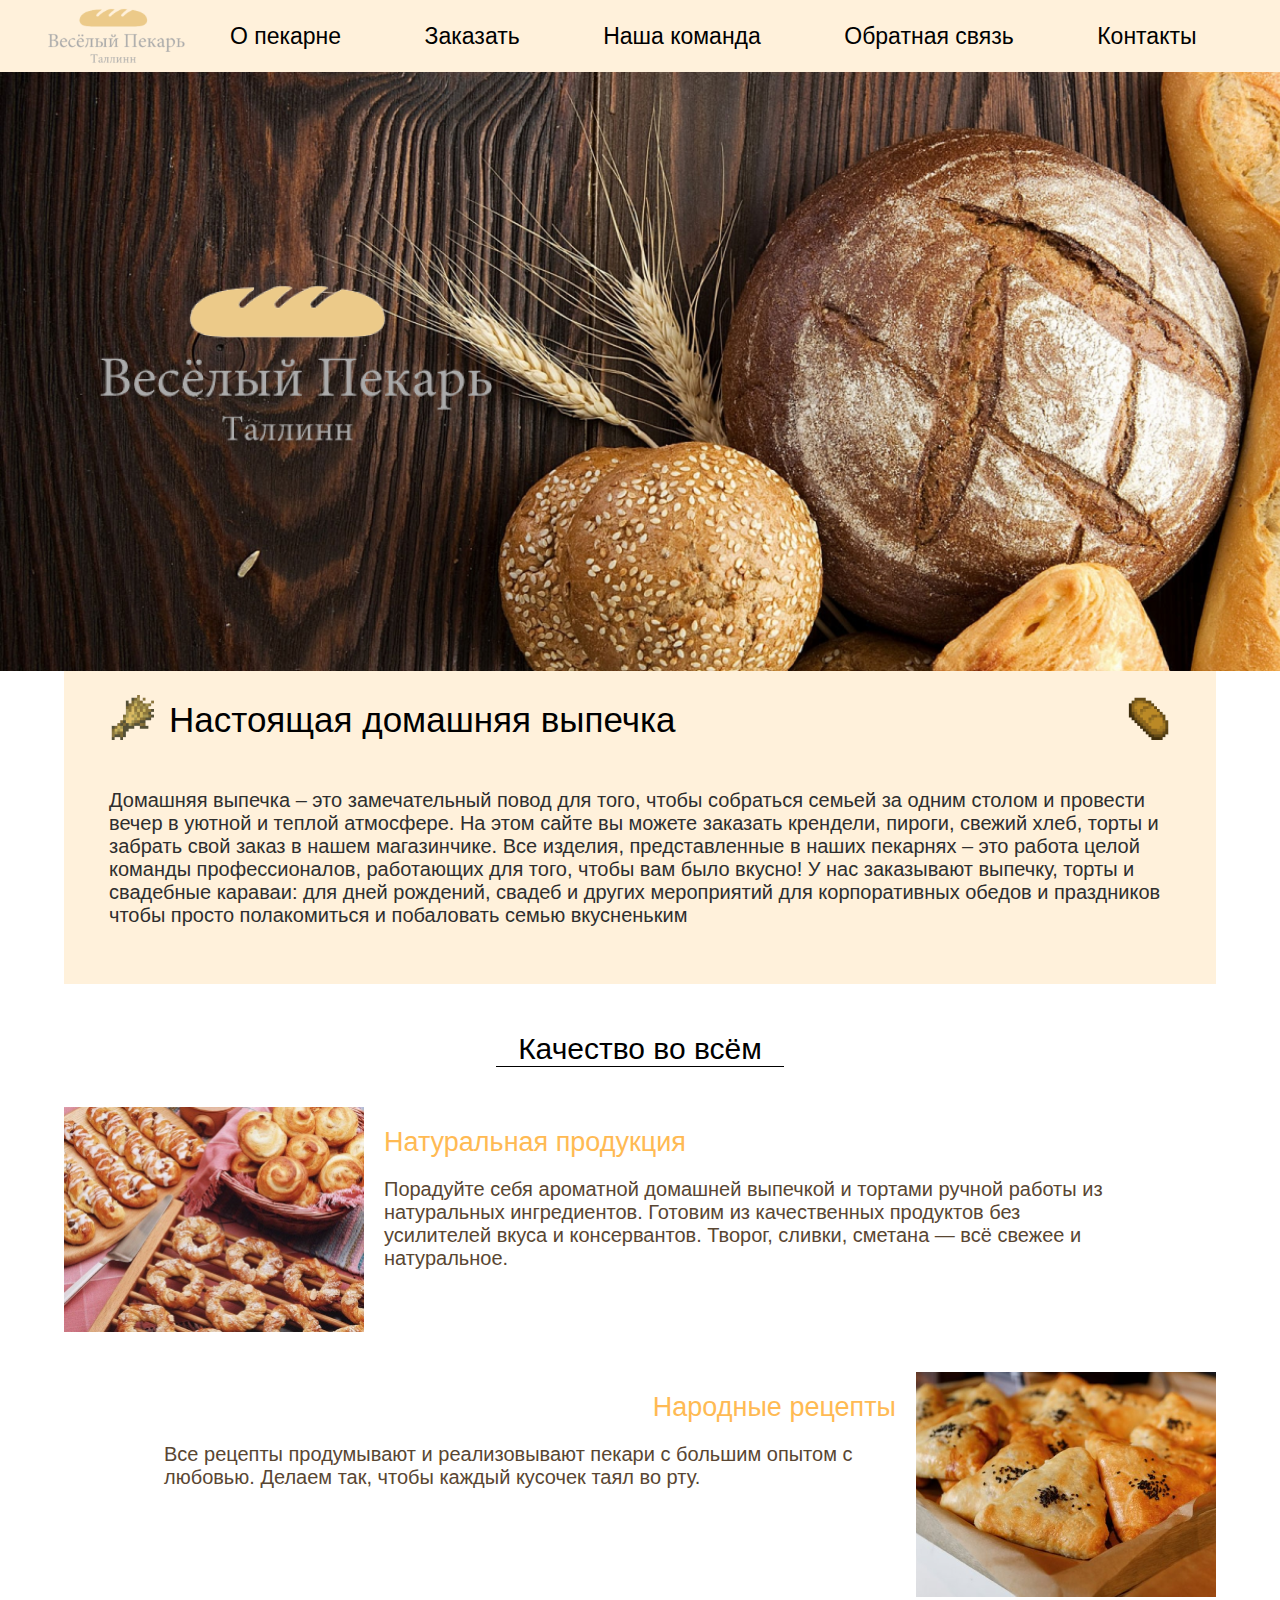
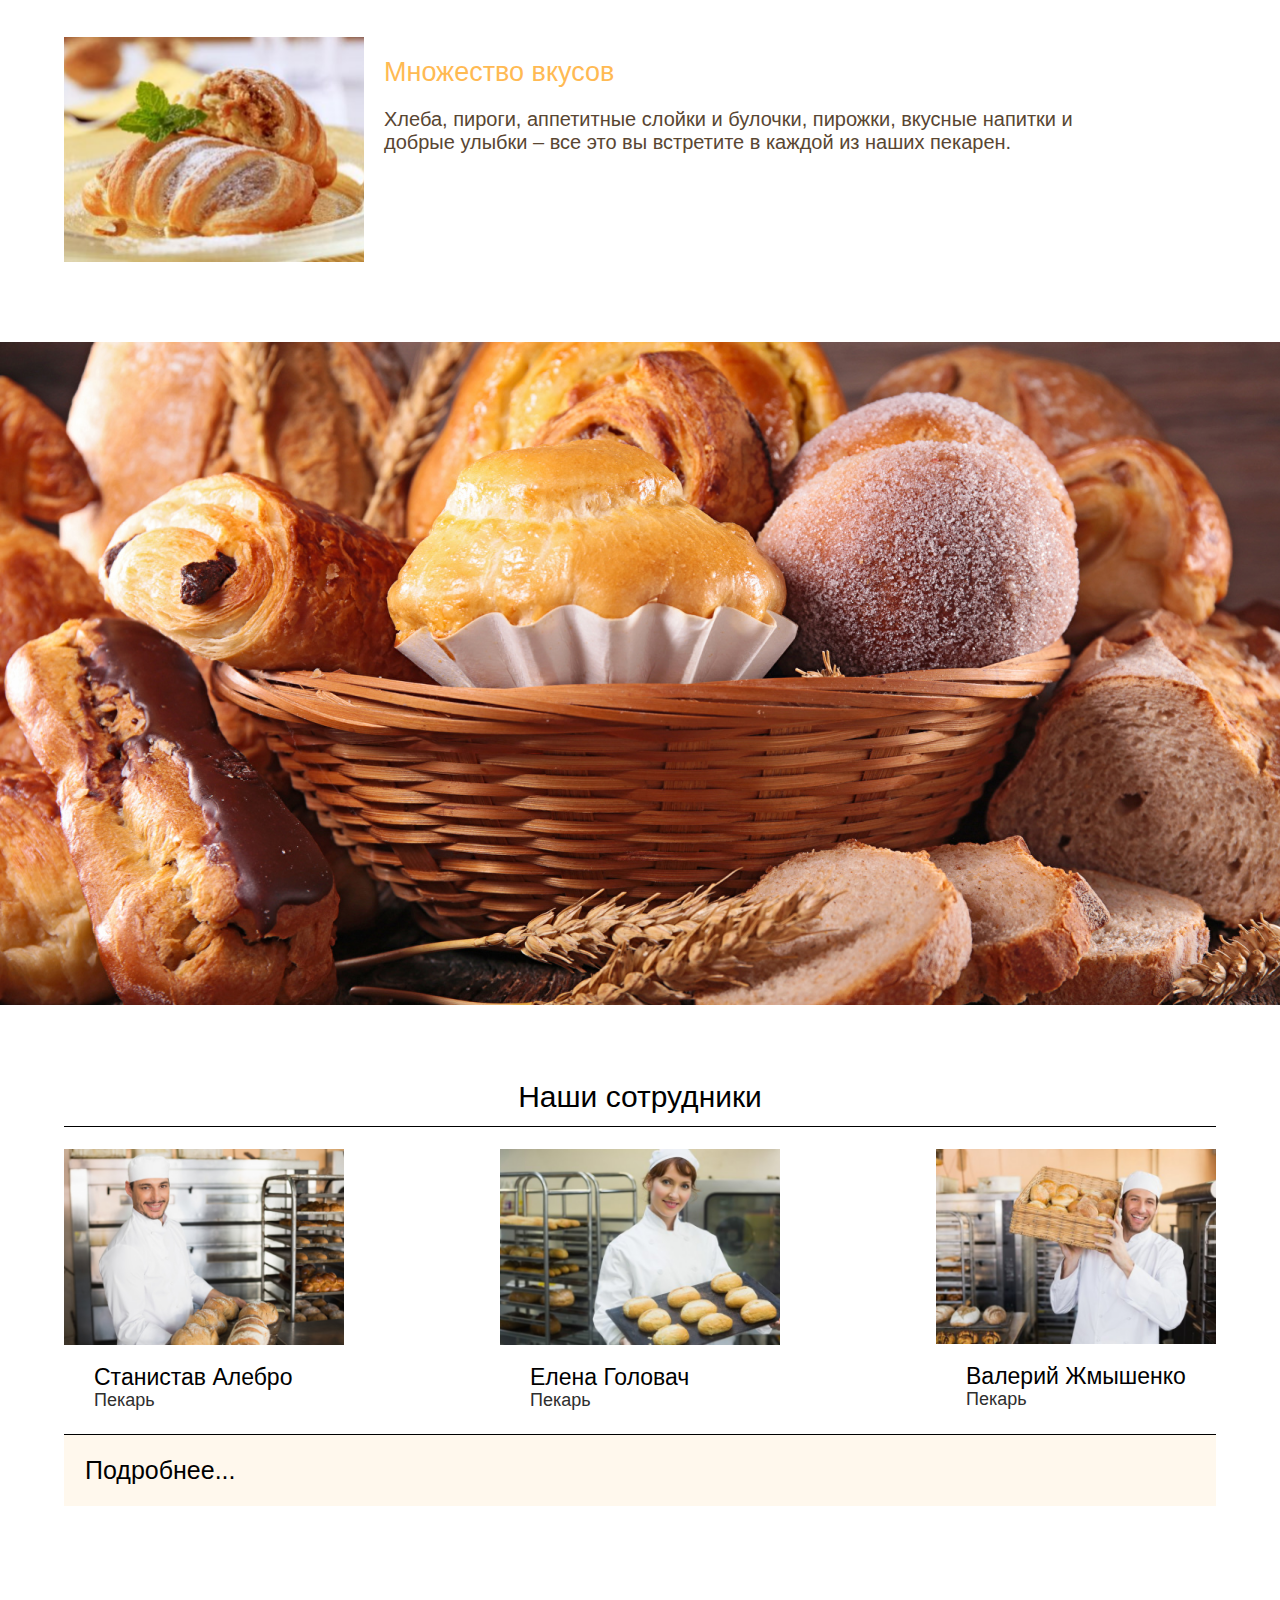
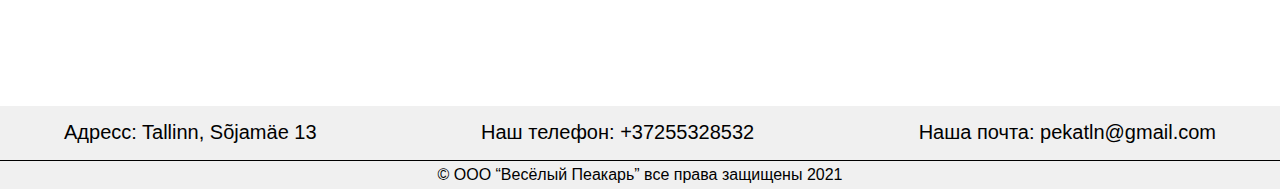
<file: index.html>
<!DOCTYPE html>
<html lang="en">
<head>
    <meta charset="UTF-8">
    <meta name="viewport" content="width=device-width, initial-scale=1.0">
    <link rel="stylesheet" href="./style/index.css">
    <title>Весёлый пекарь</title>
</head>
<body>
    <div class="wrapper">
        <header>
            <nav>
                <img src="./img/page2/logo.png" alt="" class="logo">
                <a href="./index.html"><span class="link">О пекарне</span></a>
                <a href="./products.html"><span class="link">Заказать</span></a>
                <a href="./komanda.html"><span class="link">Наша команда</span></a>
                <a href="./feedback.html"><span class="link">Обратная связь</span></a>
                <a href="./contacts.html"><span class="link">Контакты</span></a>
            </nav>
            <img src="./img/page1/logo.png" alt="" class="logoM">
        </header>
        <main>
            <div class="advanteg m200">
                <div class="advanteg-title">
                    <div class="aaa">
                        <img src="./img/page1/wheat.png" alt="" class="iconWheat">
                        <h1>Настоящая домашняя выпечка</h1>
                    </div>
                    <img src="./img/page1/bread.png" alt="" class="iconBread">
                </div>
                <div class="advanteg-content">
                    <p>Домашняя выпечка – это замечательный повод для того, чтобы собраться семьей за одним столом и провести вечер в уютной и теплой атмосфере. На этом сайте вы можете заказать крендели, пироги, свежий хлеб, торты и забрать свой заказ в нашем магазинчике. Все изделия, представленные в наших пекарнях – это работа целой команды профессионалов, работающих для того, чтобы вам было вкусно! У нас заказывают выпечку, торты и свадебные караваи: для дней рождений, свадеб и других мероприятий для корпоративных обедов и праздников чтобы просто полакомиться и побаловать семью вкусненьким </p>

                </div>
            </div>

            <div class="quality m200">
                <div class="quality-title">
                    <h2>Качество во всём</h2>
                </div>
                <div class="quality-content">
                    <div class="quality-block-right">
                        <img src="./img/page1/quality1.png" alt="">
                        <div class="content">
                            <span class="title">Натуральная продукция</span>
                            <span class="desc">Порадуйте себя ароматной домашней выпечкой и тортами ручной работы из натуральных ингредиентов. Готовим из качественных продуктов без усилителей вкуса и консервантов. Творог, сливки, сметана — всё свежее и натуральное.
                            </span>
                        </div>
                    </div>
                    <div class="quality-block-left">
                        <img src="./img/page1/quality2.png" alt="">
                        <div class="content">
                            <span class="title">Народные рецепты</span>
                            <span class="desc">
                                Все рецепты продумывают и реализовывают пекари с большим опытом с любовью. Делаем так, чтобы каждый кусочек таял во рту. 
                                </span>
                        </div>
                    </div>
                    <div class="quality-block-right">
                        <img src="./img/page1/quality3.png" alt="">
                        <div class="content">
                            <span class="title">Множество вкусов</span>
                            <span class="desc">Хлеба, пироги, аппетитные слойки и булочки, пирожки, вкусные напитки и добрые улыбки – все это вы встретите в каждой из наших пекарен.</span>
                        </div>
                    </div>
                </div>
            </div>

            <div class="bgIMG1"></div>

            <div class="staff m200">
                <h2>Наши сотрудники</h2>
                <div class="staff-content">
                    <div class="staff-block">
                        <img src="./img/page1/staff1.png" alt="">
                        <div class="staff-block-info">
                            <span class="name">Станистав Алебро</span>
                            <span class="position">Пекарь</span>
                        </div>
                    </div>
                    <div class="staff-block">
                        <img src="./img/page1/staff2.png" alt="">
                        <div class="staff-block-info">
                            <span class="name">Елена Головач</span>
                            <span class="position">Пекарь</span>
                        </div>
                    </div>
                    <div class="staff-block">
                        <img src="./img/page1/staff3.png" alt="">
                        <div class="staff-block-info">
                            <span class="name">Валерий Жмышенко</span>
                            <span class="position">Пекарь</span>
                        </div>
                    </div>
                    
                </div>
                <div class="vl1"></div>
                <div class="moredetails">
                    <a href="./komanda.html"><span>Подробнее...</span></a>
                </div>
            </div>
        </main>

        <footer>
            <div class="contact p200">
                <span>Адресc: Tallinn, Sõjamäe 13</span>
                <span>Наш телефон: +37255328532</span>
                <span>Наша почта: pekatln@gmail.com</span>
            </div>
            <div class="vl1"></div>
            <span class="lic">© ООО “Весёлый Пеакарь” все права защищены 2021</span>
        </footer>
    </div>
</body>
</html>
</file>
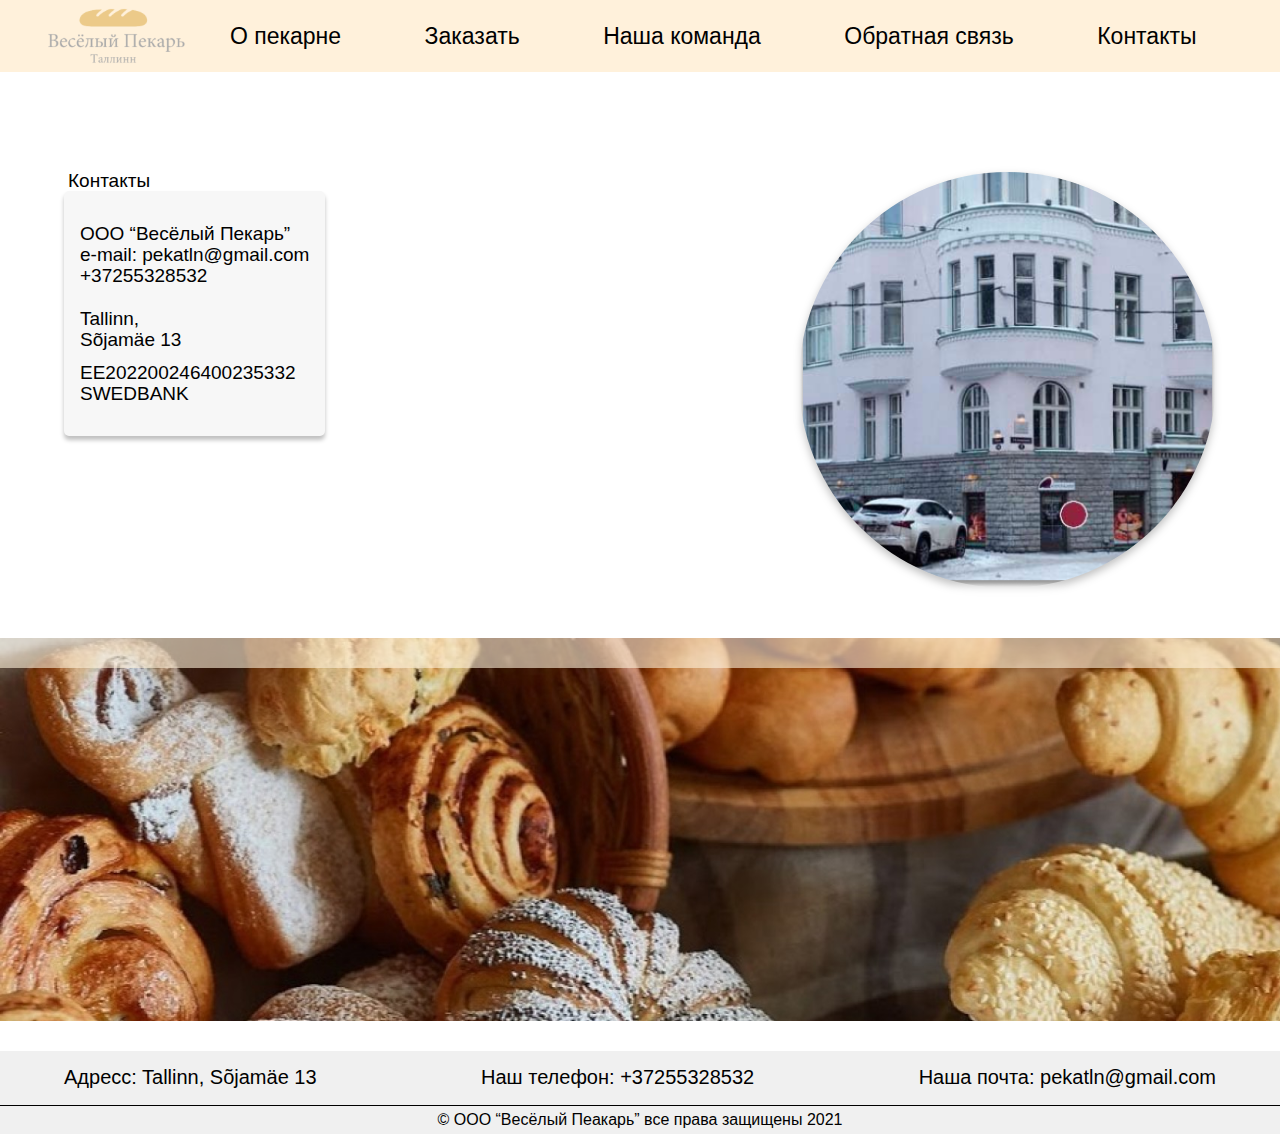
<file: contacts.html>
<!DOCTYPE html>
<html lang="en">
<head>
    <meta charset="UTF-8">
    <meta name="viewport" content="width=device-width, initial-scale=1.0">
    <link rel="stylesheet" href="./style/index.css">
    <link rel="stylesheet" href="./style/contacts.css">
    <title>Контакты</title>
</head>
<body>
    <div class="wrapper">
        <header>
			<nav>
                <img src="./img/page2/logo.png" alt="" class="logo">
                <a href="./index.html"><span class="link">О пекарне</span></a>
                <a href="./products.html"><span class="link">Заказать</span></a>
                <a href="./komanda.html"><span class="link">Наша команда</span></a>
                <a href="./feedback.html"><span class="link">Обратная связь</span></a>
                <a href="#"><span class="link">Контакты</span></a>
            </nav>
        </header>
        
        <main>
            <div class="contact">

                <div class="contact-content p200">
                    <div class="addres">
                        <span class="title">Контакты</span>
                        <div class="addres-content">
                            <div class="info1">
                                <span>ООО “Весёлый Пекарь”</span>
                                <span>e-mail: pekatln@gmail.com</span>
                                <span>+37255328532</span>
                            </div>
                            <div class="info2">
                                <span>Tallinn, </span>
                                <span>Sõjamäe 13</span>
                            </div>
                            <div class="info3">
                                <span>EE202200246400235332</span>
                                <span>SWEDBANK</span>
                            </div>
                        </div>
                    </div>

                    <img src="./img/page5/town.png" alt="" class="towm-img">
                </div>
            </div>

            <div class="curuasuan">
                <div class="yellowline">

                </div>
            </div>
        </main>

        <footer>
            <div class="contact p200">
                <span>Адресc: Tallinn, Sõjamäe 13</span>
                <span>Наш телефон: +37255328532</span>
                <span>Наша почта: pekatln@gmail.com</span>
            </div>
            <div class="vl1"></div>
            <span class="lic">© ООО “Весёлый Пеакарь” все права защищены 2021</span>
        </footer>
    </div>
</body>
</html>
</file>
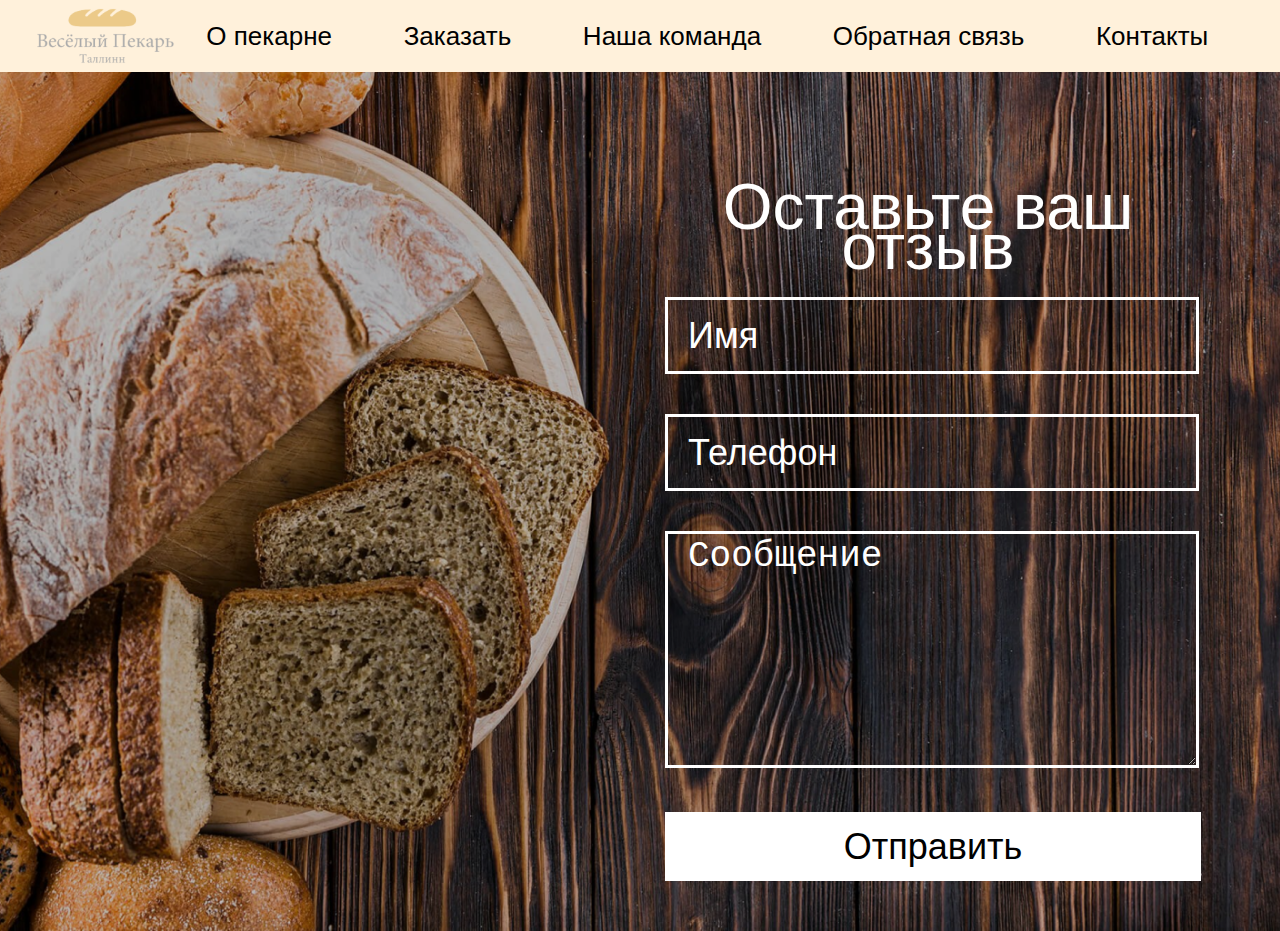
<file: feedback.html>
<!DOCTYPE html>
<html lang="en">
<head>
    <meta charset="UTF-8">
    <meta name="viewport" content="width=device-width, initial-scale=1.0">
    <title>Обратная связь</title>
    <link rel="stylesheet" href="./style/index.css">
    <link rel="stylesheet" href="./style/feedback.css">
</head>
<body>
    <div class="wrapper">
        <main>
            <header>
                <nav>
                    <img src="./img/page2/logo.png" alt="" class="logo">
                    <a href="./index.html"><span class="link">О пекарне</span></a>
                    <a href="./products.html"><span class="link">Заказать</span></a>
                    <a href="./komanda.html"><span class="link">Наша команда</span></a>
                    <a href="#"><span class="link">Обратная связь</span></a>
                    <a href="./contacts.html"><span class="link">Контакты</span></a>
                </nav>
            </header>
            
            <div class="content p200">
                <h1>Оставьте ваш отзыв</h1>
                <form>
                    <input type="text" name="" id="" placeholder="Имя">
                    <input type="text" name="" id="" placeholder="Телефон">
                    <textarea name="" id="" cols="30" rows="10" placeholder="Сообщение"></textarea>
                    <input type="button" value="Отправить">
                </form>
            </div>
        </main>
    </div>
</body>
</html>
</file>
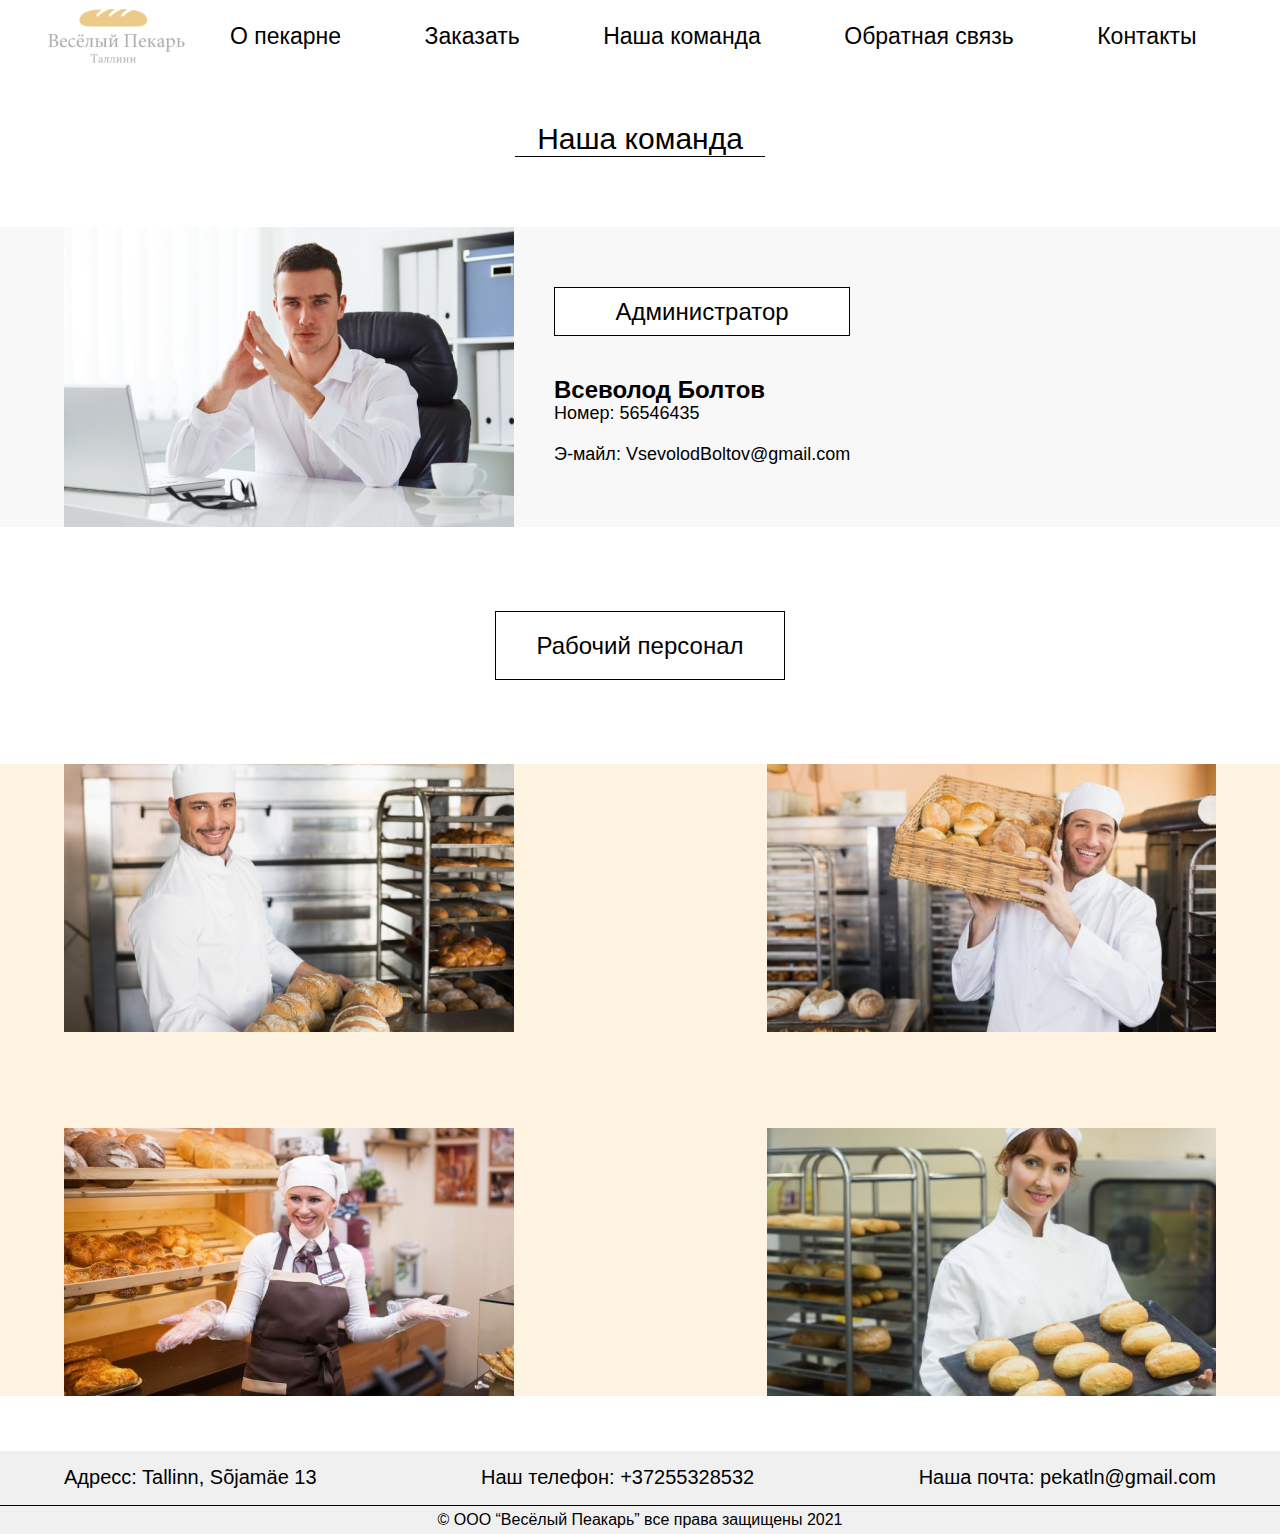
<file: komanda.html>
<!DOCTYPE html>
<html>
<head>
	<title> Команда</title>
	<meta chatset = "utf-8">
	<link rel="stylesheet" href="./style/index.css">
	<link rel = "stylesheet" type = "text/css" href = "./style/komanda.css">
</head>
<body>
<main>
	<div class="wrapper">
		<header>
			<nav>
                <img src="./img/page2/logo.png" alt="" class="logo">
                <a href="./index.html"><span class="link">О пекарне</span></a>
                <a href="./products.html"><span class="link">Заказать</span></a>
                <a href="#"><span class="link">Наша команда</span></a>
                <a href="./feedback.html"><span class="link">Обратная связь</span></a>
                <a href="./contacts.html"><span class="link">Контакты</span></a>
            </nav>
		</header>

		<main>
			<div class="team">
				<h2>Наша команда</h2>
				<div class="team-content">
					<div class="admin p200">
						<img src="./img/page4/admin.png" alt="" class="admin-img">
						<div class="admin-text">
							<span class="position rect">Администратор</span>
							<span class="name">Всеволод Болтов</span>
							<span class="phone">Номер: 56546435</span>
							<span class="email">Э-майл: VsevolodBoltov@gmail.com</span>
						</div>
					</div>
	
					<div class="personal">
						<span class="pt rect">Рабочий персонал</span>
						<div class="personal-content p200">
							<img src="./img/page4/perviy.png" alt="" class="top-img">
							<img src="./img/page4/vtoroi.png" alt="" class="top-img">
							<img src="./img/page4/tatyana.png" alt="" class="bottom-img">
							<img src="./img/page4/krasnaya.png" alt="" class="bottom-img"> 
						</div>
					</div>
				</div>
			</div>
		</main>

		<footer>
            <div class="contact p200">
                <span>Адресc: Tallinn, Sõjamäe 13</span>
                <span>Наш телефон: +37255328532</span>
                <span>Наша почта: pekatln@gmail.com</span>
            </div>
            <div class="vl1"></div>
            <span class="lic">© ООО “Весёлый Пеакарь” все права защищены 2021</span>
        </footer>
	</div>
</main>
</body>
</html>
</file>
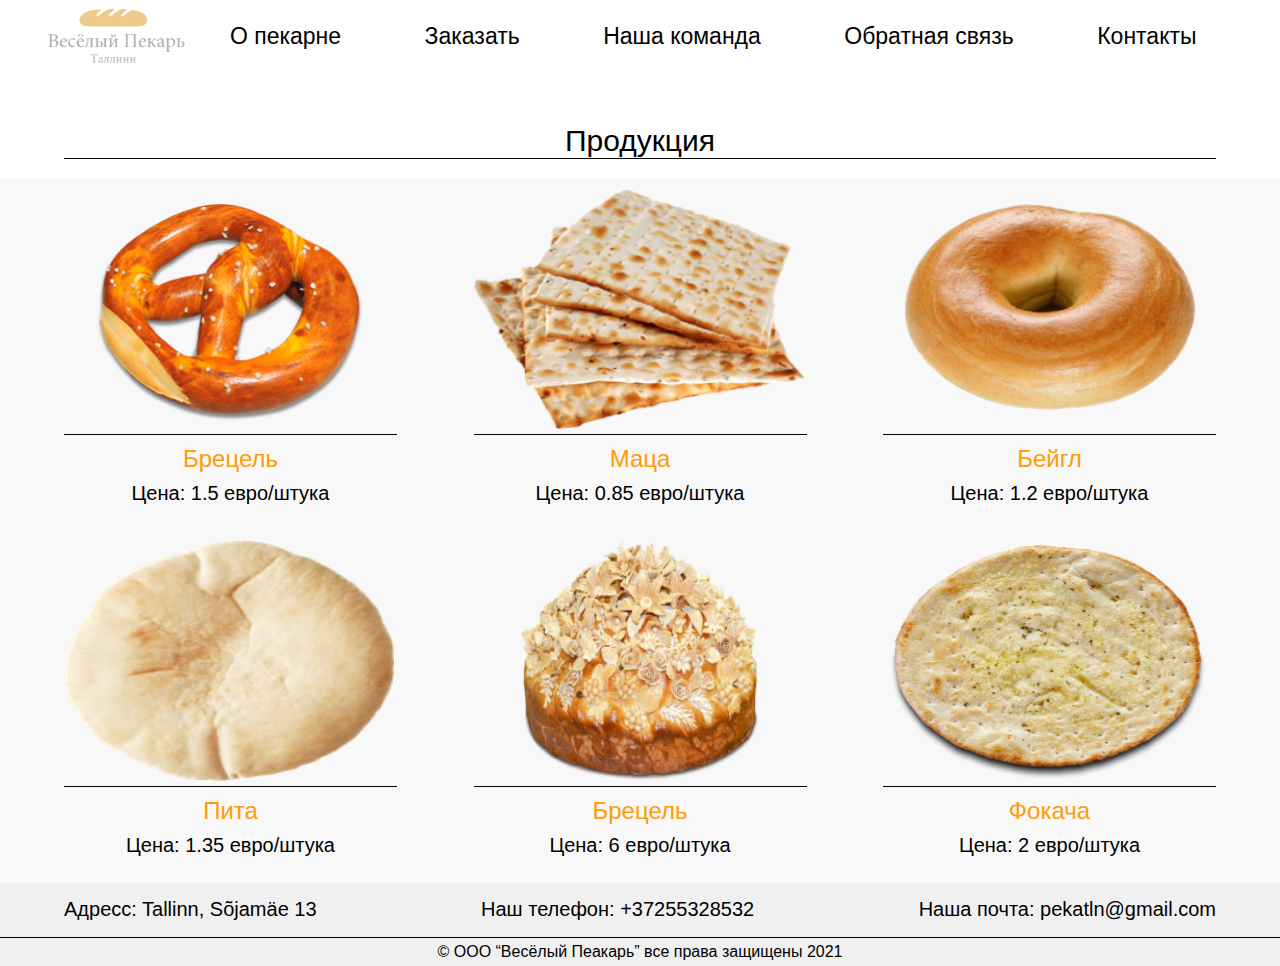
<file: products.html>
<!DOCTYPE html>
<html lang="en">
<head>
    <meta charset="UTF-8">
    <meta name="viewport" content="width=device-width, initial-scale=1.0">
    <title>Продукция</title>
    <link rel="stylesheet" href="./style/index.css">
    <link rel="stylesheet" href="./style/products.css">
</head>
<body>
    <div class="wrapper">
        <header>
            <nav>
                <img src="./img/page2/logo.png" alt="" class="logo">
                <a href="./index.html"><span class="link">О пекарне</span></a>
                <a href="#"><span class="link">Заказать</span></a>
                <a href="./komanda.html"><span class="link">Наша команда</span></a>
                <a href="./feedback.html"><span class="link">Обратная связь</span></a>
                <a href="./contacts.html"><span class="link">Контакты</span></a>
            </nav>
        </header>

        <main>
            <div class="products">
                <h2 class="m200">Продукция</h2>
                <div class="product-list p200">
                    <div class="product">
                        <img src="./img/page2/product1.png" alt="">
                        <div class="vl1"></div>
                        <div class="product-text">
                            <span class="name">Брецель</span>
                            <span class="price">Цена: 1.5 евро/штука</span>
                        </div>
                    </div>
                    <div class="product">
                        <img src="./img/page2/product2.png" alt="">
                        <div class="vl1"></div>
                        <div class="product-text">
                            <span class="name">Маца</span>
                            <span class="price">Цена: 0.85 евро/штука</span>
                        </div>
                    </div>
                    <div class="product">
                        <img src="./img/page2/product3.png" alt="">
                        <div class="vl1"></div>
                        <div class="product-text">
                            <span class="name">Бейгл</span>
                            <span class="price">Цена: 1.2 евро/штука</span>
                        </div>
                    </div>
                    <div class="product">
                        <img src="./img/page2/product4.png" alt="">
                        <div class="vl1"></div>
                        <div class="product-text">
                            <span class="name">Пита</span>
                            <span class="price">Цена: 1.35 евро/штука</span>
                        </div>
                    </div>
                    <div class="product">
                        <img src="./img/page2/product5.png" alt="">
                        <div class="vl1"></div>
                        <div class="product-text">
                            <span class="name">Брецель</span>
                            <span class="price">Цена: 6 евро/штука</span>
                        </div>
                    </div>
                    <div class="product">
                        <img src="./img/page2/product6.png" alt="">
                        <div class="vl1"></div>
                        <div class="product-text">
                            <span class="name">Фокача</span>
                            <span class="price">Цена: 2 евро/штука</span>
                        </div>
                    </div>
                </div>
            </div>
        </main>


    <footer>
        <div class="contact p200">
            <span>Адресc: Tallinn, Sõjamäe 13</span>
            <span>Наш телефон: +37255328532</span>
            <span>Наша почта: pekatln@gmail.com</span>
        </div>
        <div class="vl1"></div>
        <span class="lic">© ООО “Весёлый Пеакарь” все права защищены 2021</span>
    </footer>
    </div>
</body>
</html>
</file>
<file: style/index.css>
@import url('https://fonts.googleapis.com/css2?family=Alice&display=swap');
@import url('https://fonts.googleapis.com/css2?family=Comfortaa&display=swap');

a{
    text-decoration: none;
}
a:hover{
    opacity: 0.7;
}

html, body{
    margin: 0;
    padding: 0;
    background-color:#F0F0F0;
}

.wrapper{
    background-color: white;
    margin: 0 auto;
    width: 1440px;
    font-family: 'Gill Sans', 'Gill Sans MT', Calibri, 'Trebuchet MS', sans-serif
}

header{
    width: 100%;
    min-height: 644px;

    background-color: gray;
    background-image: url('../img/page1//headerBG.png');
    background-size: cover;
    background-position: left;
}


nav{
    min-height: 72px;
    background-color: #FFF1DB;
    display: flex;
    align-items: center;
    justify-content: space-evenly;
}

.link{
    margin-right: 70px;
    font-style: normal;
    font-weight: normal;
    font-size: 23px;
    line-height: 26px;

    color: #000000;

    mix-blend-mode: normal;
}

.logo{
    height: 60px;
}

main{
    width: 100%;
}

.m200{
    margin-left: 12%;
    margin-right: 12%;
}

.p200{
    padding-left: 12%;
    padding-right: 12%;
}

.advanteg{
    display: flex;
    flex-direction: column;
    justify-content: space-between;
    min-height: 244px;
    background-color: #FFF1DB;
    padding: 24px 45px 45px 45px;
}

.advanteg-title{
    width: 100%;
    display: flex;
    flex-direction: row;
    justify-content: space-between;

}

.advanteg .aaa{
    display: flex;
    align-items: flex-end;
}

.iconWheat{
    margin-right: 15px;
    width: 45px;
    height: 45px;
    align-self: flex-start;
}
.iconBread{
    width: 45px;
    height: 45px;
}

.advanteg-content{
    min-height: 150px;
    display: flex;
    flex-direction: column;
    justify-content: space-between;
}

.advanteg-content p{
    padding: 0;
    margin: 0;

    font-style: normal;
    font-weight: normal;
    font-size: 20px;
    line-height: 23px;

    color: #2E2E2E;
}

.quality{
    padding-top: 48px;
    display: flex;
    justify-content: space-evenly;
    flex-wrap: wrap;
}

.quality img{
    width: 300px;
    height: 225px;
}

/* quality block right -*/

.quality-content{
    width: 100%;
    padding-top: 40px;
}

.quality-block-right{
    display: flex;
    padding-bottom: 40px;
}

.quality-block-right .content{
    padding: 20px;
    padding-right: 100px;
    display: flex;
    flex-wrap: wrap;
    flex-direction: column;
}

.quality-block-right .title{
    margin-bottom: 20px;

    font-style: normal;
    font-weight: normal;
    font-size: 27px;
    line-height: 31px;


    color: #FFBA53;
}

.quality-block-right .desc{
    font-style: normal;
    font-weight: normal;
    font-size: 20px;
    line-height: 23px;

    color: #594632;
}

/* quality block left -*/

.quality-block-left{
    display: flex;
    flex-direction: row-reverse;
    padding-bottom: 40px;
}

.quality-block-left .content{
    padding: 20px;
    padding-left: 100px;
    display: flex;
    flex-wrap: wrap;
    flex-direction: column;
}

.quality-block-left .title{
    margin-bottom: 20px;

    text-align: right;
    font-style: normal;
    font-weight: normal;
    font-size: 27px;
    line-height: 31px;


    color: #FFBA53;
}

.quality-block-left .desc{
    font-style: normal;
    font-weight: normal;
    font-size: 20px;
    line-height: 23px;

    color: #594632;
}

.bgIMG1{
    margin-top: 40px;
    width: 100%;
    min-height: 663px;

    background-color: gray;
    background-image: url('../img/page1//contentBG.png');
}

.staff{
    margin-top: 75px;
    padding-bottom: 200px;
}

.staff h2{
    padding-bottom: 12px;
}

.staff-content{
    margin-top: 22px;

    display: flex;
    flex-wrap: wrap;
    justify-content: space-between;
}
.staff-block{
    padding-bottom: 22px;
}

.staff-block img{
    width: 280px;
}
.staff-block-info{
    display: flex;
    flex-direction: column;
    
    padding-top: 15px;
    padding-left: 30px;
}

.staff-block-info .name{
    font-style: normal;
    font-weight: normal;
    font-size: 23px;
    line-height: 26px;

    color: #000000;
}

.staff-block-info .position{
    font-style: normal;
    font-weight: normal;
    font-size: 18px;
    line-height: 21px;
    /* identical to box height */


    color: #2E2E2E;
}

.moredetails{
    background-color: rgba(255, 241, 219, 0.5);

    padding: 21px;
}

.moredetails span{
    font-style: normal;
    font-weight: normal;
    font-size: 25px;
    line-height: 29px;
    /* identical to box height */


    color: #000000;
}

/* FOOTER */

footer{
    background-color: #F0F0F0;
}

footer .contact{
    padding-top: 15px;
    padding-bottom: 15px;
    display: flex;
    justify-content: space-between;
}

footer .contact span{
    font-style: normal;
    font-weight: normal;
    font-size: 20px;
    line-height: 23px;
    /* identical to box height */


    color: #000000;
}

footer .lic{
    display: flex;
    flex-wrap: wrap;
    justify-content: space-evenly;

    padding: 5px 15%;
}


/* H1 H2 Vl */

.vl1{
    height: 1px;
    width: 100%;
    border-bottom: solid 1px black;
}

h1{
    padding: 0;
    margin: 0;

    font-style: normal;
    font-weight: normal;
    font-size: 35px;
    line-height: 40px;
    /* identical to box height */


    color: #000000;
}

h2{
    margin: 0;
    padding: 0 22px;

    font-style: normal;
    font-weight: normal;
    font-size: 30px;
    line-height: 34px;
    text-align: center;
    color: #000000;

    border-bottom: solid 1px black;
}






@media(max-width:1440px){
    .wrapper{
        width: 90%;
    }

    .m200 {
        margin-left: 8%;
        margin-right: 8%;
    }
    .p200{
        padding-left: 8%;
        padding-right: 8%;
    }
}

@media(max-width:1280px){
    .wrapper{
        width: 100%;
    }
    .m200 {
        margin-left: 5%;
        margin-right: 5%;
    }
    .p200{
        padding-left: 5%;
        padding-right: 5%;
    }
}

@media(max-width:970px){
    nav{
        justify-content: space-between;
    }
    
    nav .link{
        font-size: 22px;
        margin-right: 0;
    }
    .m200 {
        margin-left: 0%;
        margin-right: 0%;
    }


    .quality-block-left, .quality-block-right{
        flex-direction: column-reverse;
        align-items: center;
    }

    .quality-block-right .title, .quality-block-left .title{
        text-align: center;
    }

    .quality-block-right .content, .quality-block-left .content{
        margin: 0;
        padding: 0 100px 50px 100px;
    }


    .staff-content{
        justify-content: space-evenly;
    }
    .staff-block{
        display: flex;
    }
    .staff-block-info{
        min-width: 230px;
    }

    footer .contact span{
        font-size: 18px;
    }
}

@media(max-width:750px){
    header .logoM{
        width: 100%;
        margin-right: auto;
        margin-left: auto;
    }

    nav{
        min-height: 144px;
        background-color: #FFF1DB;
        display: flex;
        flex-wrap: wrap;
        align-items: center;
        flex-direction: column;
    }
    nav .link{
        margin-top: 15px;
        margin-bottom: 15px;

        display: block;
        font-style: normal;
        font-weight: normal;
        font-size: 32px;
    
        color: #000000;
    
        mix-blend-mode: normal;
    }

    
    footer .contact {
        flex-direction: column;
        padding-left: 15%;   
    }

    footer .contact span{
        margin-top: 10px;
        margin-bottom: 10px;
    }
}

@media(max-width: 590px){
    .staff-block {
        flex-direction: column;
    }

    .quality-block-right .content, .quality-block-left .content {
        margin: 0;
        padding: 0 40px 50px 40px;
    }
}
</file>
<file: style/contacts.css>
header{
    min-height: auto;
    background: none;
}
nav{
    background-color: #FFF1DB;
    display: flex;
    justify-content: space-evenly;
    opacity: 1;
}

.logo{
    height: 60px;
}

.contact-content{
    margin-top: 100px;
    margin-bottom: 50px;
    display: flex;
    justify-content: space-between;
}

.addres .title{
    padding-left: 4px;

    font-style: normal;
    font-weight: normal;
    font-size: 19px;
    line-height: 17px;

    color: #000000;
}

.addres-content{
    padding: 32px 16px;
    background: #F7F7F7;
    box-shadow: 0px 4px 4px rgba(0, 0, 0, 0.25);
    border-radius: 5px;
}

.info1, .info2, .info3{
    display: flex;
    flex-direction: column;

    font-style: normal;
    font-weight: 500;
    font-size: 19px;
    line-height: 21px;
    /* identical to box height */


    color: #000000;
}

.info1{
    margin-bottom: 22px;
}
.info2{
    margin-bottom: 12px;
}


.towm-img{
    width: 417px;
    height: 416px;

    filter: drop-shadow(0px 4px 4px rgba(0, 0, 0, 0.25));
    border-radius: 300px;
}


.curuasuan{
    margin-bottom: 30px;
    min-height: 383px;
    background-image: url('../img/page5/bg.png');
    background-color: #fff;
    background-size: cover;
}

.yellowline{
    height: 30px;

    background: #FFF1DB;
    opacity: 0.6;
}

@media(max-width:840px){
    .towm-img{
    width: 300px;
    height: 300px;

    filter: drop-shadow(0px 4px 4px rgba(0, 0, 0, 0.25));
    border-radius: 300px;
    }
}
@media(max-width:840px){
    .towm-img{
    width: 300px;
    height: 300px;

    filter: drop-shadow(0px 4px 4px rgba(0, 0, 0, 0.25));
    border-radius: 300px;
    }
    .contact-content{
    display: flex;
    flex-direction: column;
    align-items: center;
}
    .addres{
        margin-bottom: 20px;
    }
}
</file>
<file: style/feedback.css>
main{
    background-image: url('../img/page3/BG.png');
    background-color: gray;
    background-size: cover;

    display: flex;
    flex-wrap: wrap;
    flex-direction: row-reverse;
}

header{
    min-height: auto;
    background: none;
}
nav{
    background-color: #FFF1DB;
    display: flex;
    justify-content: space-evenly;
    opacity: 1;
}

.link{
    font-size: 26px;
}
.logo{
    height: 60px;
}
.content{
    display: flex;
    flex-direction: column;
    text-align: center;
    width: 45%;
}

form{
    padding-right: 25px;
    padding-left: 25px;
}

h1{
    font-style: normal;
    font-weight: normal;
    font-size: 64px;
    margin-top: 115px;
    margin-bottom: 30px;

    color: #FFFFFF;
}

input[type="text"]{
    width: calc(100% - 10px);
    height: 69px;
    display: flex;
    align-items: center;
    background-color: transparent;
    border: 3px white solid;

    font-style: normal;
    font-weight: normal;
    font-size: 36px;
    line-height: 41px;

    margin-bottom: 40px;
    padding-left: 10px;

    color: #FFFFFF;
}
input[type="text"]::placeholder{
    font-style: normal;
    font-weight: normal;
    font-size: 36px;
    line-height: 41px;
    padding-left: 10px;

    color: #FFFFFF;
}

textarea{
    width: calc(100% - 10px);
    height: 227px;

    font-style: normal;
    font-weight: normal;
    font-size: 36px;
    line-height: 41px;

    background-color: transparent;
    color: #FFFFFF;
    border: 3px white solid;

    margin-bottom: 40px;
    padding-left: 10px;
}

textarea::placeholder{
    font-style: normal;
    font-weight: normal;
    font-size: 36px;
    line-height: 41px;

    padding-left: 10px;

    color: #FFFFFF;
}

input[type="button"]{
    padding: 0;
    margin: 0;
    margin-bottom: 50px;

    width: calc(100% + 10px);
    height: 69px;

    border: none;
    background: #FFFFFF;

    font-style: normal;
    font-weight: normal;
    font-size: 36px;
    line-height: 41px;

    text-align: center;

    color: #000000;
}

@media(max-width:1000px){
    main{
        background-image: url('../img/page3/BGsmall.png');
    }

    h1{
        font-size: 42px;
    }
    .content{
        width: 100%;
    }

    .p200{
        padding-left: 1%;
        padding-right: 1%;
    }

    input[type="text"]::placeholder{
        font-size: 20px;
    }
    input[type="text"]{
        font-size: 20px;
    }
    textarea{
        font-size: 20px;
    }
    textarea::placeholder{
        font-size: 20px;
    }
    input[type="button"]{
        font-size: 22px;
    }
}
</file>
<file: style/komanda.css>
header{
    min-height: auto;
    background: none;
}
nav{
    display: flex;
    justify-content: space-evenly;
    background-color: transparent;
    opacity: 1;
}

.logo{
    height: 60px;
}


h2{
    width: auto;
    margin: 50px auto 70px auto;
}


.team{
    display: flex;
    flex-direction: column;
    
}


.admin{
    display: flex;
    background: #F8F8F8;
}

.admin-img{
    margin-right: 40px;
}

.admin-text{
    display: flex;
    flex-direction: column;
}

.position{
    padding: 0;
    margin-top: 60px;
    margin-bottom: 40px;
}
.name{
    font-style: normal;
    font-weight: bold;
    font-size: 24px;
    line-height: 27px;

    color: #000000;
}

.phone{
    margin-bottom: 20px;
    font-style: normal;
    font-weight: normal;
    font-size: 18px;
    line-height: 21px;


    color: #000000;
}


.email{
    font-style: normal;
    font-weight: normal;
    font-size: 18px;
    line-height: 21px;

    color: #000000;
}

.rect{
    padding: 10px 40px;
    background: #FFFFFF;
    text-align: center;
    border: 1px solid #000000;

    font-style: normal;
    font-weight: normal;
    font-size: 24px;
    line-height: 27px;
}

.pt{
    padding-top: 20px;
    padding-bottom: 20px;   
    margin-top: 84px;
    margin-bottom: 84px;

    align-self: center;
}

.personal{
    display: flex;
    flex-direction: column;

}

.personal-content{
    margin-bottom: 55px;
    background-color: rgba(255, 241, 219, 0.8);

    display: flex;
    flex-wrap: wrap;
    justify-content: space-between;
}

.personal-content .top-img{
    margin-bottom: 96px;
}

@media(max-width:1015px){
 .personal-content{
        margin-bottom: 2px;
        margin-top: 10px;
        flex-direction: column;
        align-content: center;
    }
 .personal-content .top-img{
    margin-bottom: 0;
}
}
@media(max-width:1000px){
    .admin{
        flex-direction: column;
        align-items: center;
    }
    .admin-img{
        margin-right: 0;
    }
    
    .email{
        margin-bottom: 40px;
    }
}
</file>
<file: style/products.css>
header{
    min-height: auto;
    background: none;
}
nav{
    background-color: #FFF1DB;
    display: flex;
    justify-content: space-evenly;
    background-color: transparent;
    opacity: 1;
}

.logo{
    height: 60px;
}

.products{
    margin-top: 52px;
}

.product-list{
    margin-top: 20px;
    background: #F8F8F8;

    display: flex;
    flex-wrap: wrap;
    justify-content: space-between;
}

.product-row{
    background: #F8F8F8;

    display: flex;
    flex-direction: row;
    flex-wrap: wrap;
    justify-content: space-between;
    margin-bottom: 20px;
}

.product{
    padding-top: 10px;
    width: 333px;
}

.product img{
    width: 330px;
    height: 240px;
}

.product-text{
    display: flex;
    flex-direction: column;
    align-content: center;
    justify-content: space-evenly;
    text-align: center;
}

.product .name{
    padding-top: 10px;
    padding-bottom: 10px;
    font-style: normal;
    font-weight: normal;
    font-size: 24px;
    line-height: 27px;


    color: #FF9B07;
}

.product .price{
    padding-bottom: 26px;
    font-style: normal;
    font-weight: normal;
    font-size: 20px;
    line-height: 23px;
    /* identical to box height */


    color: #000000;

}

@media(max-width: 760px){
    .product-list{
        justify-content: space-evenly;
    }
}
</file>
